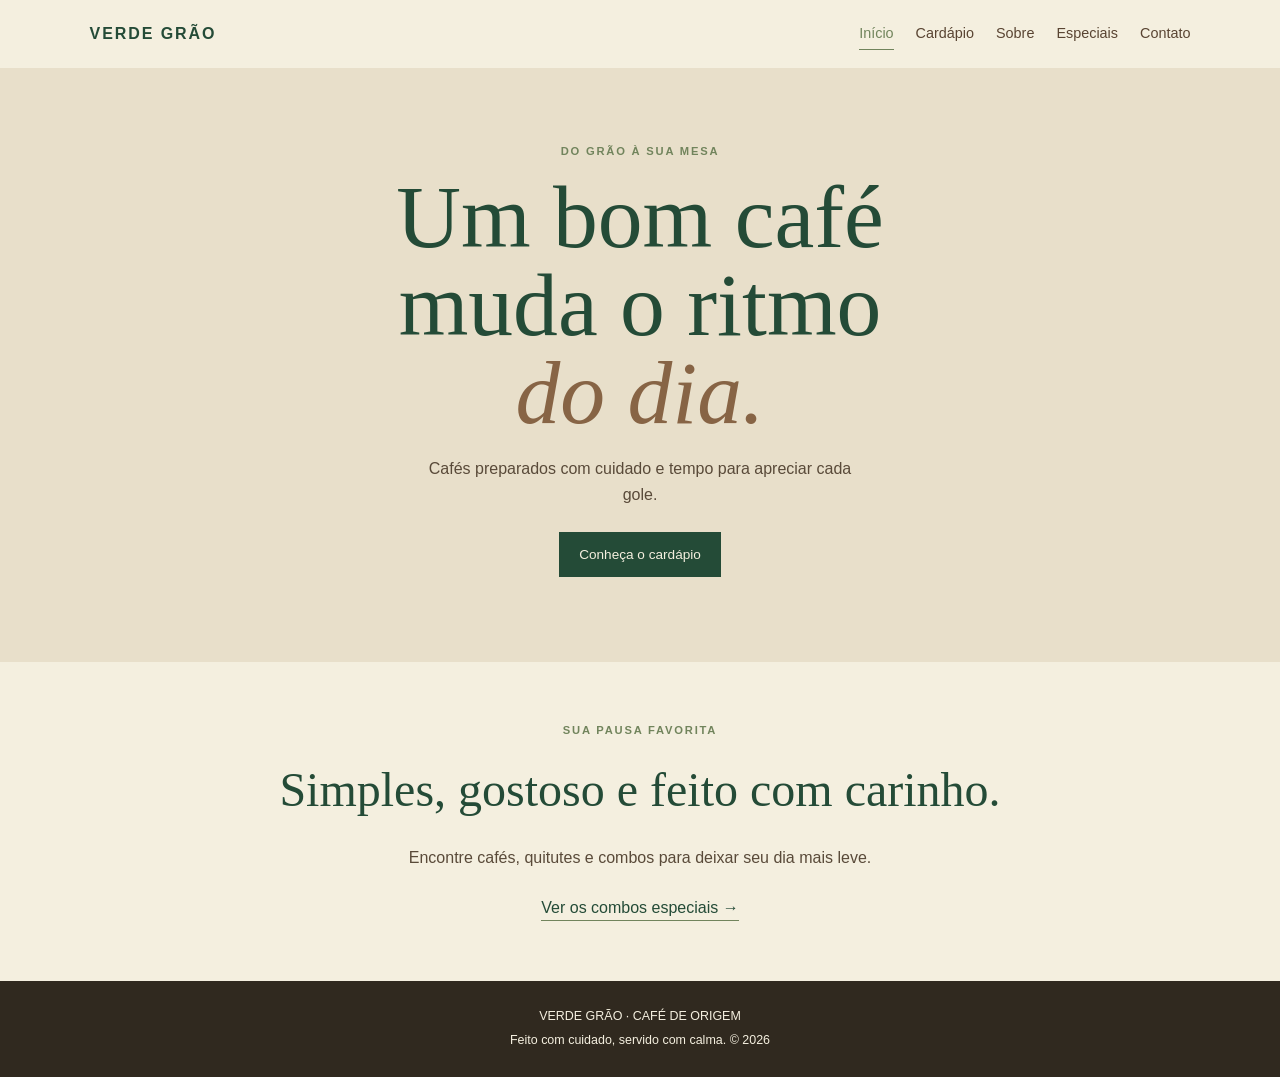
<file: pages/index.html>
<!doctype html>
<html lang="pt-BR">
  <head>
    <meta charset="UTF-8" />
    <meta name="viewport" content="width=device-width, initial-scale=1.0" />
    <title>Verde Grão | Início</title>
    <link rel="stylesheet" href="../style.css" />
  </head>
  <body>
    <header class="topo">
      <a class="marca" href="index.html">VERDE GRÃO</a>
      <button
        class="menu-controle"
        type="button"
        aria-label="Abrir navegação"
        aria-expanded="false"
      >
        ☰
      </button>
      <nav class="links-topo" aria-label="Navegação principal">
        <a href="index.html" aria-current="page">Início</a
        ><a href="cardapio.html">Cardápio</a><a href="sobre.html">Sobre</a
        ><a href="especiais.html">Especiais</a
        ><a href="contato.html">Contato</a>
      </nav>
    </header>
    <main>
      <section class="capa">
        <p class="sobretitulo">DO GRÃO À SUA MESA</p>
        <h1>Um bom café<br />muda o ritmo<br /><em>do dia.</em></h1>
        <p class="capa-descricao">
          Cafés preparados com cuidado e tempo para apreciar cada gole.
        </p>
        <a class="botao-principal" href="cardapio.html">Conheça o cardápio</a>
      </section>
      <section class="resumo">
        <p class="sobretitulo">SUA PAUSA FAVORITA</p>
        <h2>Simples, gostoso e feito com carinho.</h2>
        <p>Encontre cafés, quitutes e combos para deixar seu dia mais leve.</p>
        <a class="link-texto" href="especiais.html"
          >Ver os combos especiais →</a
        >
      </section>
    </main>
    <footer class="rodape">
      <p>VERDE GRÃO · CAFÉ DE ORIGEM</p>
      <p>Feito com cuidado, servido com calma. © 2026</p>
    </footer>
    <script src="../script.js"></script>
  </body>
</html>
</file>
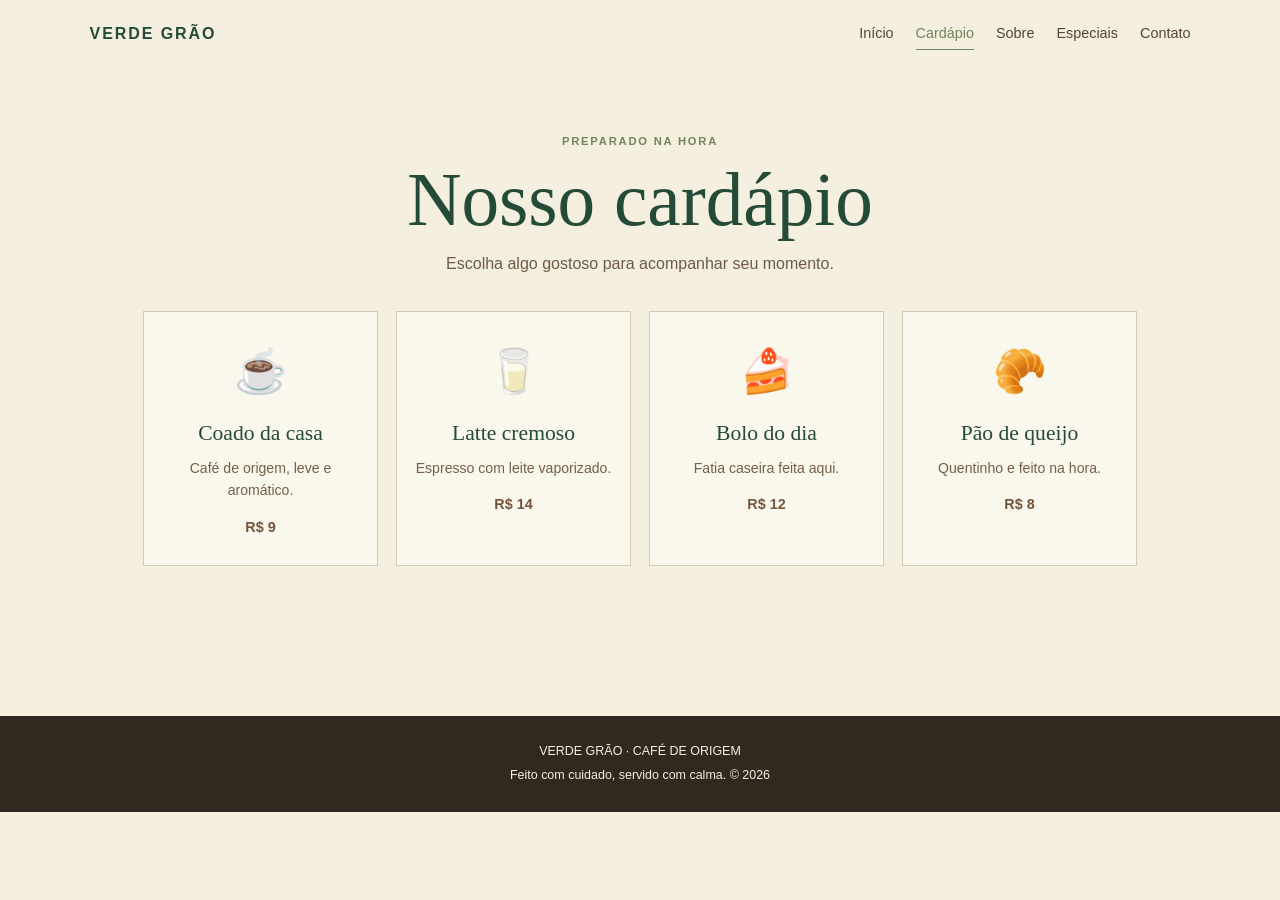
<file: pages/cardapio.html>
<!doctype html>
<html lang="pt-BR">
  <head>
    <meta charset="UTF-8" />
    <meta name="viewport" content="width=device-width, initial-scale=1.0" />
    <title>Verde Grão | Cardápio</title>
    <link rel="stylesheet" href="../style.css" />
  </head>
  <body>
    <header class="topo">
      <a class="marca" href="index.html">VERDE GRÃO</a>
      <button
        class="menu-controle"
        type="button"
        aria-label="Abrir navegação"
        aria-expanded="false"
      >
        ☰
      </button>
      <nav class="links-topo" aria-label="Navegação principal">
        <a href="index.html">Início</a
        ><a href="cardapio.html" aria-current="page">Cardápio</a
        ><a href="sobre.html">Sobre</a><a href="especiais.html">Especiais</a
        ><a href="contato.html">Contato</a>
      </nav>
    </header>
    <main class="conteudo-pagina">
      <p class="sobretitulo">PREPARADO NA HORA</p>
      <h1 class="titulo-pagina">Nosso cardápio</h1>
      <p class="introducao">
        Escolha algo gostoso para acompanhar seu momento.
      </p>
      <div class="produtos">
        <article class="produto">
          <span class="icone" aria-hidden="true">☕</span>
          <h2>Coado da casa</h2>
          <p>Café de origem, leve e aromático.</p>
          <strong>R$ 9</strong>
        </article>
        <article class="produto">
          <span class="icone" aria-hidden="true">🥛</span>
          <h2>Latte cremoso</h2>
          <p>Espresso com leite vaporizado.</p>
          <strong>R$ 14</strong>
        </article>
        <article class="produto">
          <span class="icone" aria-hidden="true">🍰</span>
          <h2>Bolo do dia</h2>
          <p>Fatia caseira feita aqui.</p>
          <strong>R$ 12</strong>
        </article>
        <article class="produto">
          <span class="icone" aria-hidden="true">🥐</span>
          <h2>Pão de queijo</h2>
          <p>Quentinho e feito na hora.</p>
          <strong>R$ 8</strong>
        </article>
      </div>
    </main>
    <footer class="rodape">
      <p>VERDE GRÃO · CAFÉ DE ORIGEM</p>
      <p>Feito com cuidado, servido com calma. © 2026</p>
    </footer>
    <script src="../script.js"></script>
  </body>
</html>
</file>
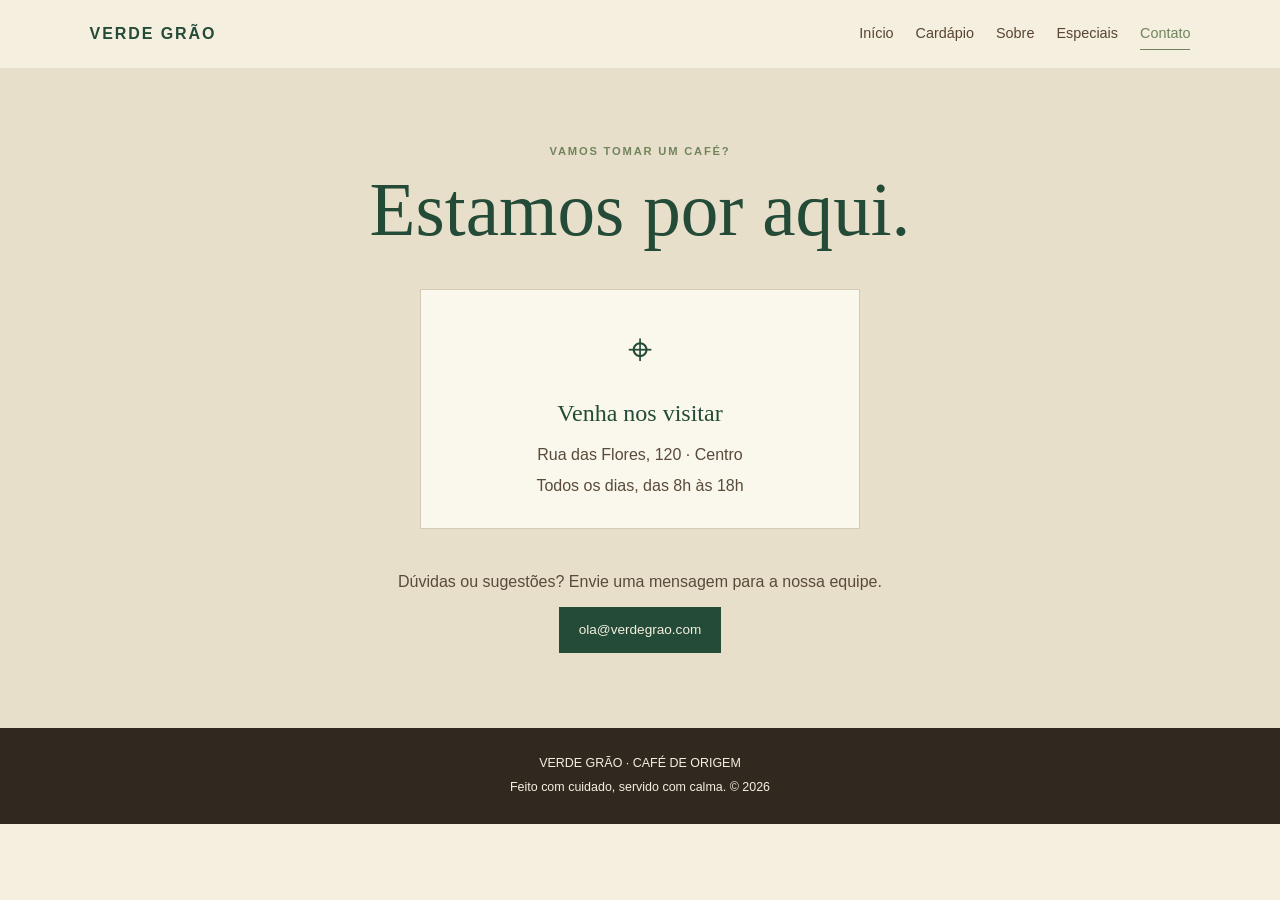
<file: pages/contato.html>
<!doctype html>
<html lang="pt-BR">
  <head>
    <meta charset="UTF-8" />
    <meta name="viewport" content="width=device-width, initial-scale=1.0" />
    <title>Verde Grão | Contato</title>
    <link rel="stylesheet" href="../style.css" />
  </head>
  <body>
    <header class="topo">
      <a class="marca" href="index.html">VERDE GRÃO</a>
      <button
        class="menu-controle"
        type="button"
        aria-label="Abrir navegação"
        aria-expanded="false"
      >
        ☰
      </button>
      <nav class="links-topo" aria-label="Navegação principal">
        <a href="index.html">Início</a><a href="cardapio.html">Cardápio</a
        ><a href="sobre.html">Sobre</a><a href="especiais.html">Especiais</a
        ><a href="contato.html" aria-current="page">Contato</a>
      </nav>
    </header>
    <main class="conteudo-pagina pagina-destaque">
      <p class="sobretitulo">VAMOS TOMAR UM CAFÉ?</p>
      <h1 class="titulo-pagina">Estamos por aqui.</h1>
      <div class="cartao-info">
        <span class="icone" aria-hidden="true">⌖</span>
        <h2>Venha nos visitar</h2>
        <p>Rua das Flores, 120 · Centro</p>
        <p>Todos os dias, das 8h às 18h</p>
      </div>
      <p class="texto-pagina">
        Dúvidas ou sugestões? Envie uma mensagem para a nossa equipe.
      </p>
      <a class="botao-principal" href="mailto:ola@verdegrao.com"
        >ola@verdegrao.com</a
      >
    </main>
    <footer class="rodape">
      <p>VERDE GRÃO · CAFÉ DE ORIGEM</p>
      <p>Feito com cuidado, servido com calma. © 2026</p>
    </footer>
    <script src="../script.js"></script>
  </body>
</html>
</file>
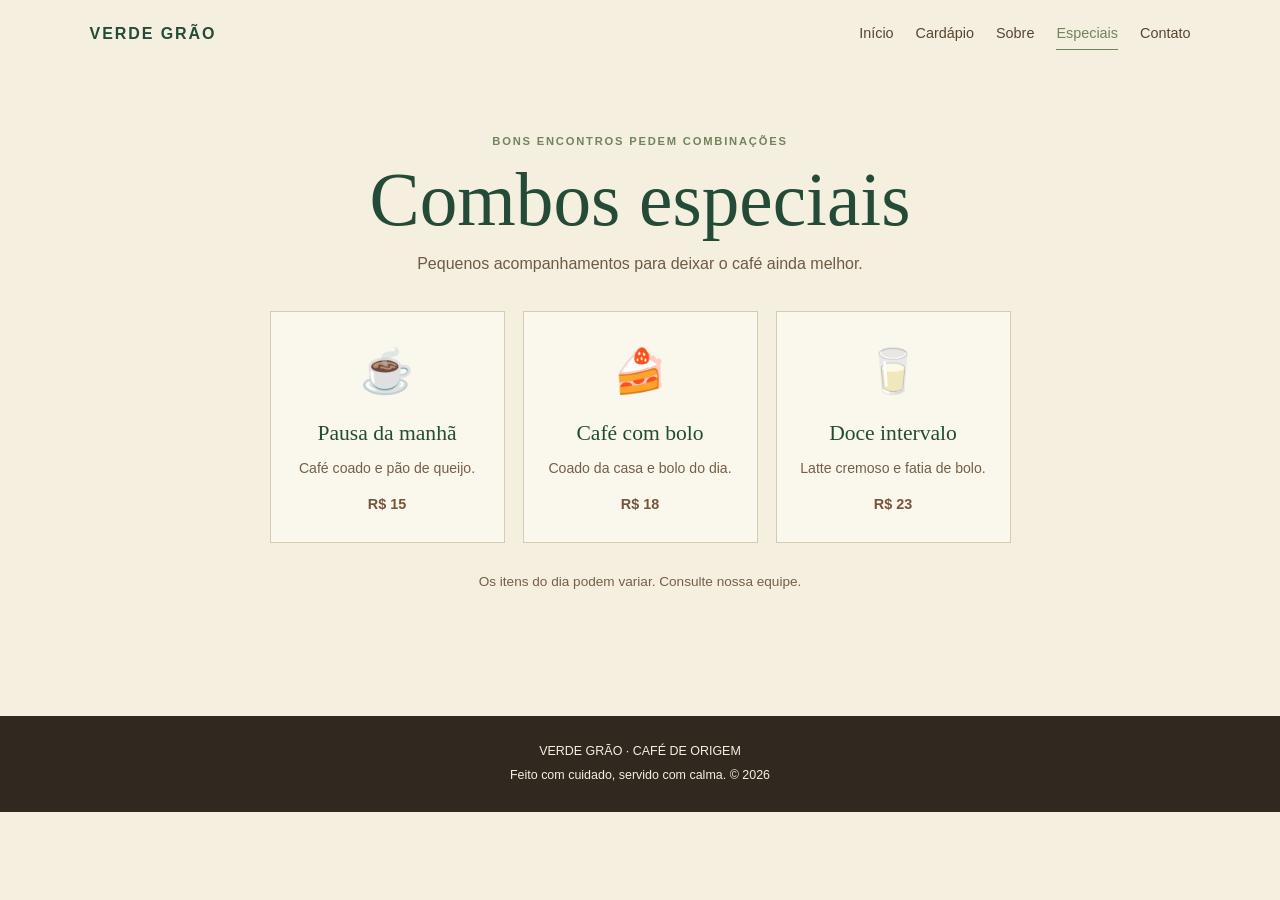
<file: pages/especiais.html>
<!doctype html>
<html lang="pt-BR">
  <head>
    <meta charset="UTF-8" />
    <meta name="viewport" content="width=device-width, initial-scale=1.0" />
    <title>Verde Grão | Especiais</title>
    <link rel="stylesheet" href="../style.css" />
  </head>
  <body>
    <header class="topo">
      <a class="marca" href="index.html">VERDE GRÃO</a>
      <button
        class="menu-controle"
        type="button"
        aria-label="Abrir navegação"
        aria-expanded="false"
      >
        ☰
      </button>
      <nav class="links-topo" aria-label="Navegação principal">
        <a href="index.html">Início</a><a href="cardapio.html">Cardápio</a
        ><a href="sobre.html">Sobre</a
        ><a href="especiais.html" aria-current="page">Especiais</a
        ><a href="contato.html">Contato</a>
      </nav>
    </header>
    <main class="conteudo-pagina">
      <p class="sobretitulo">BONS ENCONTROS PEDEM COMBINAÇÕES</p>
      <h1 class="titulo-pagina">Combos especiais</h1>
      <p class="introducao">
        Pequenos acompanhamentos para deixar o café ainda melhor.
      </p>
      <div class="produtos">
        <article class="produto">
          <span class="icone" aria-hidden="true">☕</span>
          <h2>Pausa da manhã</h2>
          <p>Café coado e pão de queijo.</p>
          <strong>R$ 15</strong>
        </article>
        <article class="produto">
          <span class="icone" aria-hidden="true">🍰</span>
          <h2>Café com bolo</h2>
          <p>Coado da casa e bolo do dia.</p>
          <strong>R$ 18</strong>
        </article>
        <article class="produto">
          <span class="icone" aria-hidden="true">🥛</span>
          <h2>Doce intervalo</h2>
          <p>Latte cremoso e fatia de bolo.</p>
          <strong>R$ 23</strong>
        </article>
      </div>
      <p class="observacao">
        Os itens do dia podem variar. Consulte nossa equipe.
      </p>
    </main>
    <footer class="rodape">
      <p>VERDE GRÃO · CAFÉ DE ORIGEM</p>
      <p>Feito com cuidado, servido com calma. © 2026</p>
    </footer>
    <script src="../script.js"></script>
  </body>
</html>
</file>
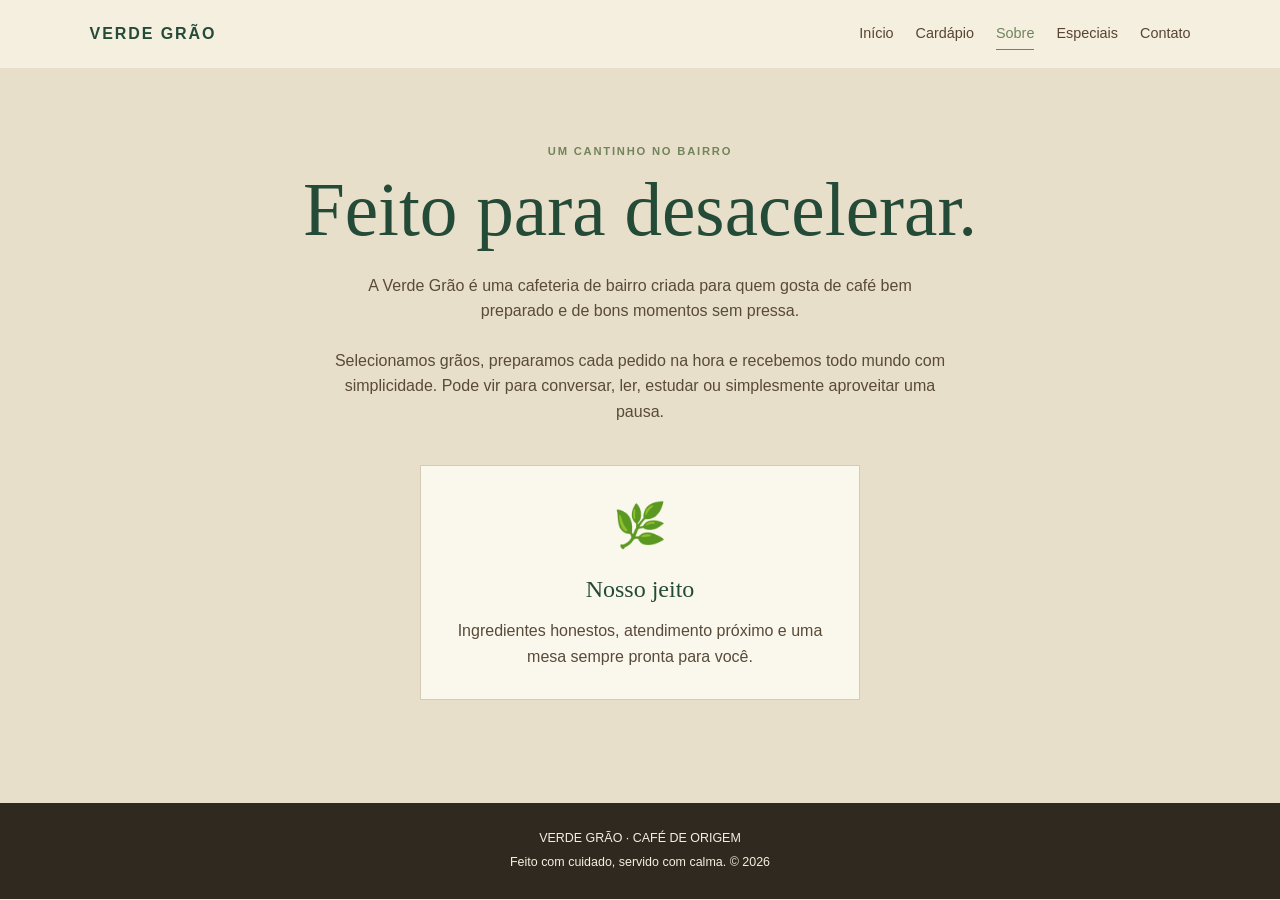
<file: pages/sobre.html>
<!doctype html>
<html lang="pt-BR">
  <head>
    <meta charset="UTF-8" />
    <meta name="viewport" content="width=device-width, initial-scale=1.0" />
    <title>Verde Grão | Sobre</title>
    <link rel="stylesheet" href="../style.css" />
  </head>
  <body>
    <header class="topo">
      <a class="marca" href="index.html">VERDE GRÃO</a>
      <button
        class="menu-controle"
        type="button"
        aria-label="Abrir navegação"
        aria-expanded="false"
      >
        ☰
      </button>
      <nav class="links-topo" aria-label="Navegação principal">
        <a href="index.html">Início</a><a href="cardapio.html">Cardápio</a
        ><a href="sobre.html" aria-current="page">Sobre</a
        ><a href="especiais.html">Especiais</a
        ><a href="contato.html">Contato</a>
      </nav>
    </header>
    <main class="conteudo-pagina pagina-destaque">
      <p class="sobretitulo">UM CANTINHO NO BAIRRO</p>
      <h1 class="titulo-pagina">Feito para desacelerar.</h1>
      <p class="texto-pagina">
        A Verde Grão é uma cafeteria de bairro criada para quem gosta de café
        bem preparado e de bons momentos sem pressa.
      </p>
      <p class="texto-pagina">
        Selecionamos grãos, preparamos cada pedido na hora e recebemos todo
        mundo com simplicidade. Pode vir para conversar, ler, estudar ou
        simplesmente aproveitar uma pausa.
      </p>
      <div class="cartao-info">
        <span class="icone" aria-hidden="true">🌿</span>
        <h2>Nosso jeito</h2>
        <p>
          Ingredientes honestos, atendimento próximo e uma mesa sempre pronta
          para você.
        </p>
      </div>
    </main>
    <footer class="rodape">
      <p>VERDE GRÃO · CAFÉ DE ORIGEM</p>
      <p>Feito com cuidado, servido com calma. © 2026</p>
    </footer>
    <script src="../script.js"></script>
  </body>
</html>
</file>
<file: style.css>
/* Verde Grão — estilos compartilhados entre as páginas. */
* {
  box-sizing: border-box;
}
html {
  scroll-behavior: smooth;
}
body {
  margin: 0;
  background: #f4efdf;
  color: #30291f;
  font-family: Arial, sans-serif;
  line-height: 1.6;
  text-align: center;
}
a {
  color: inherit;
  text-decoration: none;
}
.topo {
  display: flex;
  align-items: center;
  justify-content: space-between;
  gap: 24px;
  padding: 18px 7%;
  background: #f4efdf;
}
.marca {
  color: #244b37;
  font-weight: bold;
  letter-spacing: 0.12em;
  white-space: nowrap;
}
.marca span {
  display: block;
  margin-top: 3px;
  color: #76553d;
  font-size: 0.58rem;
  font-weight: normal;
}
.links-topo {
  display: flex;
  gap: 22px;
  color: #594432;
  font-size: 0.9rem;
}
.links-topo a {
  padding: 4px 0;
}
.links-topo a:hover,
.links-topo a[aria-current="page"] {
  color: #71845c;
}
.links-topo a[aria-current="page"] {
  border-bottom: 1px solid #71845c;
}
.menu-controle {
  display: none;
  border: 0;
  background: none;
  color: #244b37;
  font-size: 1.5rem;
  cursor: pointer;
}
.capa {
  padding: 75px 20px 85px;
  background: #e8dfca;
}
.sobretitulo {
  margin: 0 0 12px;
  color: #71845c;
  font-size: 0.7rem;
  font-weight: bold;
  letter-spacing: 0.16em;
}
h1,
h2,
h3 {
  font-family: Georgia, "Times New Roman", serif;
  font-weight: 400;
}
h1 {
  margin: 0 auto 20px;
  color: #244b37;
  font-size: clamp(3.2rem, 7vw, 5.8rem);
  line-height: 0.98;
}
h1 em {
  color: #876445;
}
.capa-descricao {
  max-width: 430px;
  margin: 0 auto 24px;
  color: #594a39;
}
.botao-principal {
  display: inline-block;
  padding: 12px 20px;
  background: #244b37;
  color: #f4efdf;
  font-size: 0.85rem;
  transition: background 0.2s;
}
.botao-principal:hover {
  background: #3c664d;
}
.resumo {
  padding: 60px 20px;
}
.resumo h2 {
  margin: 0 auto 10px;
  color: #244b37;
  font-size: clamp(2rem, 4vw, 3rem);
}
.resumo > p:not(.sobretitulo) {
  color: #594a39;
}
.link-texto {
  display: inline-block;
  margin-top: 8px;
  color: #244b37;
  border-bottom: 1px solid #71845c;
}
.conteudo-pagina {
  min-height: 72vh;
  padding: 65px 7% 80px;
}
.titulo-pagina {
  margin: 0 auto 14px;
  font-size: clamp(2.8rem, 6vw, 4.7rem);
}
.introducao {
  margin: 0 auto 32px;
  color: #6e5a45;
}
.produtos {
  display: flex;
  flex-wrap: wrap;
  justify-content: center;
  gap: 18px;
  max-width: 1000px;
  margin: 35px auto 0;
}
.produto {
  flex: 1 1 210px;
  max-width: 235px;
  padding: 25px 18px;
  border: 1px solid #d5cbb4;
  background: #faf7ed;
  transition:
    transform 0.2s,
    box-shadow 0.2s;
}
.produto:hover {
  transform: translateY(-4px);
  box-shadow: 0 7px 18px #30291f18;
}
.icone {
  display: block;
  margin-bottom: 10px;
  color: #244b37;
  font-size: 2.7rem;
}
.produto h2,
.produto h3 {
  margin: 0 0 6px;
  color: #244b37;
  font-size: 1.35rem;
}
.produto p {
  margin: 0 0 12px;
  color: #765f48;
  font-size: 0.88rem;
}
.produto strong {
  color: #76553d;
  font-size: 0.9rem;
}
.pagina-destaque {
  display: flex;
  flex-direction: column;
  align-items: center;
  justify-content: center;
  padding-top: 75px;
  padding-bottom: 75px;
  background: #e8dfca;
}
.texto-pagina {
  max-width: 620px;
  margin: 12px auto;
  color: #594a39;
}
.cartao-info {
  width: min(100%, 440px);
  margin: 28px auto;
  padding: 25px;
  border: 1px solid #d5cbb4;
  background: #faf7ed;
}
.cartao-info h2 {
  margin: 0 0 10px;
  color: #244b37;
}
.cartao-info p {
  margin: 5px 0;
  color: #594a39;
}
.observacao {
  margin-top: 28px;
  color: #765f48;
  font-size: 0.85rem;
}
.rodape {
  padding: 22px 15px;
  background: #30291f;
  color: #f4efdf;
  font-size: 0.78rem;
}
.rodape p {
  margin: 4px;
}
@media (max-width: 700px) {
  .topo {
    position: relative;
    flex-wrap: wrap;
    padding: 14px 20px;
  }
  .menu-controle {
    display: block;
  }
  .links-topo {
    display: none;
    order: 3;
    flex-basis: 100%;
    flex-direction: column;
    gap: 0;
  }
  .links-topo.visivel {
    display: flex;
  }
  .links-topo a {
    padding: 10px;
    border-top: 1px solid #d5cbb4;
  }
  .links-topo a[aria-current="page"] {
    border-bottom: 0;
  }
  .capa {
    padding: 60px 20px;
  }
  .conteudo-pagina {
    padding: 55px 20px 65px;
  }
  .produtos {
    gap: 12px;
  }
  .produto {
    flex-basis: 100%;
    max-width: 360px;
  }
}
</file>
